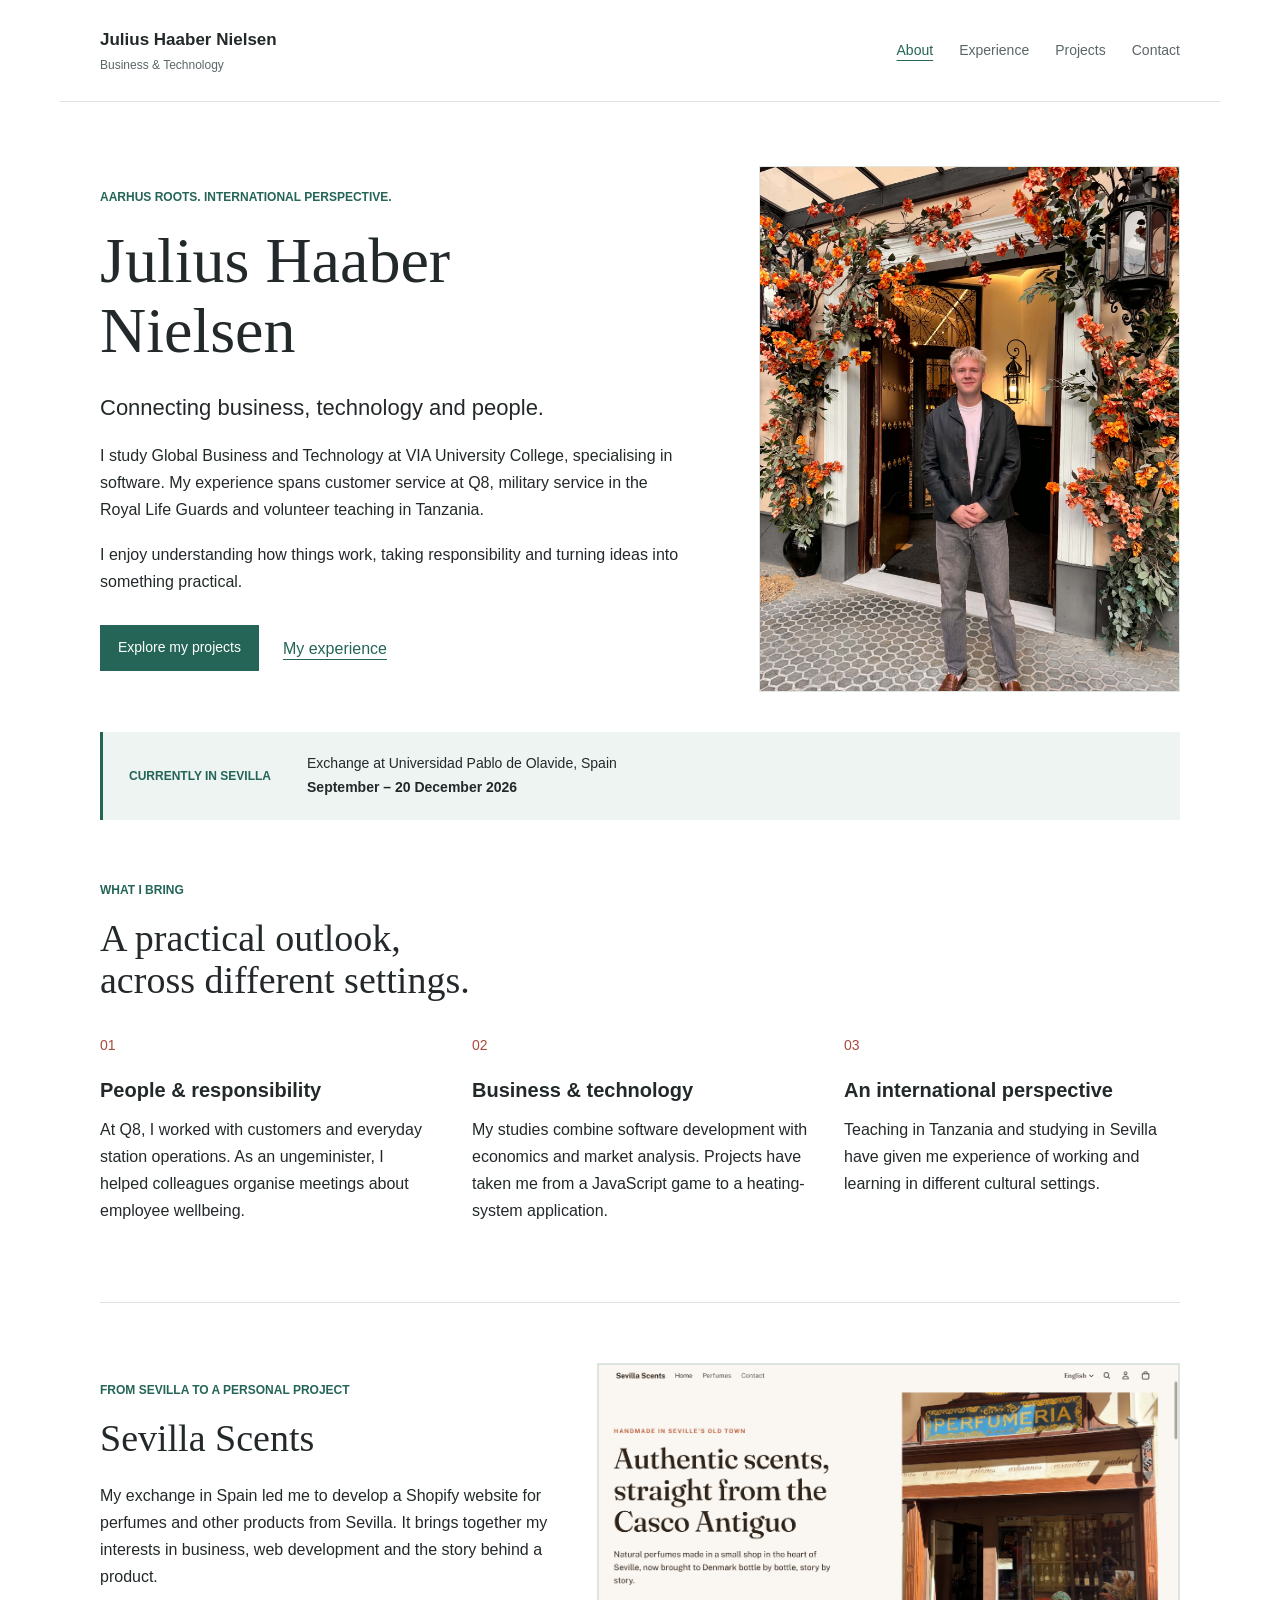
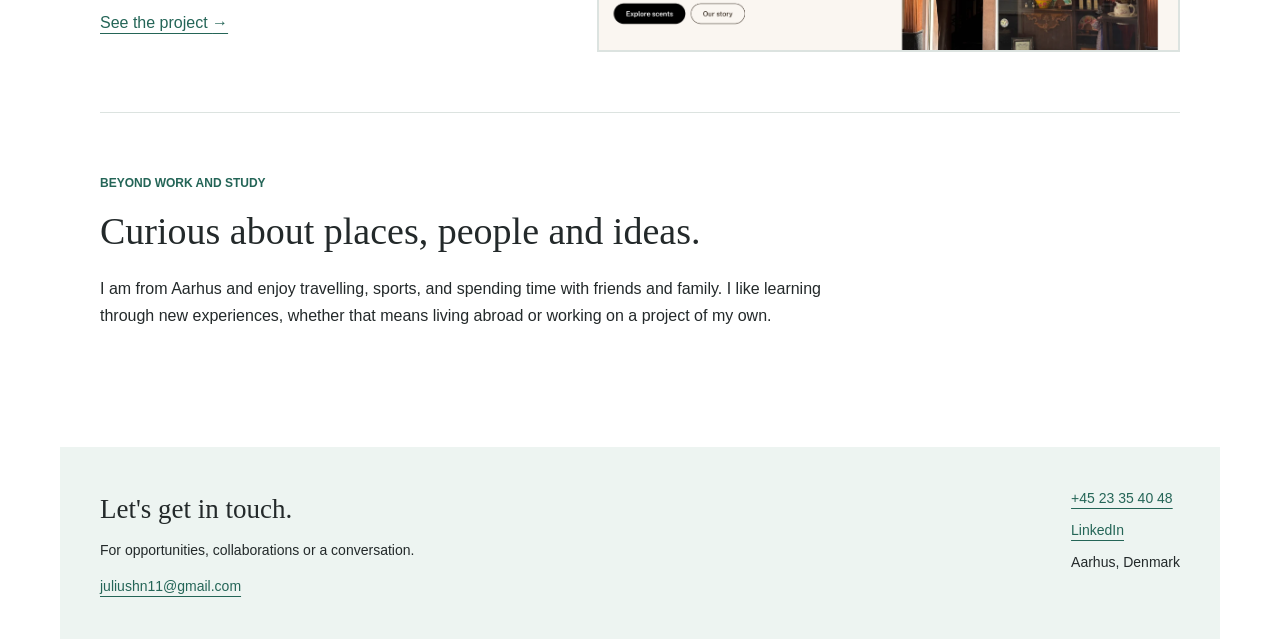
<file: index.html>
<!DOCTYPE html>
<html lang="en">
  <head>
    <meta charset="UTF-8">
    <meta name="viewport" content="width=device-width, initial-scale=1">
    <meta
      name="description"
      content="Julius Haaber Nielsen. Global Business and Technology student with experience in customer service, international teamwork and practical technology projects.">
    <title>About | Julius Haaber Nielsen</title>
    <link rel="stylesheet" href="style.css?v=20261024-1">
  </head>
  <body>
    <a class="skip-link" href="#main">Skip to content</a>
    <header class="site-header">
      <a class="brand" href="index.html"
        >Julius Haaber Nielsen<span>Business &amp; Technology</span></a
      >
      <nav aria-label="Main navigation">
        <a href="index.html" aria-current="page">About</a
        ><a href="cv.html">Experience</a><a href="portfolio.html">Projects</a
        ><a href="#contact">Contact</a>
      </nav>
    </header>
    <main id="main">
      <section class="intro">
        <div>
          <p class="eyebrow">Aarhus roots. International perspective.</p>
          <h1>Julius Haaber<br>Nielsen</h1>
          <p class="lead">Connecting business, technology and people.</p>
          <p>
            I study Global Business and Technology at VIA University College,
            specialising in software. My experience spans customer service at
            Q8, military service in the Royal Life Guards and volunteer teaching
            in Tanzania.
          </p>
          <p>
            I enjoy understanding how things work, taking responsibility and
            turning ideas into something practical.
          </p>
          <div class="links">
            <a class="primary-link" href="portfolio.html"
              >Explore my projects</a
            ><a href="cv.html">My experience</a>
          </div>
        </div>
        <img class="portrait-space" src="images/julius-portrait.jpg"
          alt="Julius Haaber Nielsen" width="1536" height="2048">
      </section>
      <aside class="exchange">
        <span class="eyebrow">Currently in Sevilla</span>
        <p>
          Exchange at Universidad Pablo de Olavide, Spain<br><strong
            >September &ndash; 20 December 2026</strong
          >
        </p>
      </aside>
      <section class="section">
        <div class="section-heading">
          <p class="eyebrow">What I bring</p>
          <h2>A practical outlook,<br>across different settings.</h2>
        </div>
        <div class="three-columns">
          <div>
            <span class="number">01</span>
            <h3>People &amp; responsibility</h3>
            <p>
              At Q8, I worked with customers and everyday station operations. As
              an ungeminister, I helped colleagues organise meetings about
              employee wellbeing.
            </p>
          </div>
          <div>
            <span class="number">02</span>
            <h3>Business &amp; technology</h3>
            <p>
              My studies combine software development with economics and market
              analysis. Projects have taken me from a JavaScript game to a
              heating-system application.
            </p>
          </div>
          <div>
            <span class="number">03</span>
            <h3>An international perspective</h3>
            <p>
              Teaching in Tanzania and studying in Sevilla have given me
              experience of working and learning in different cultural settings.
            </p>
          </div>
        </div>
      </section>
      <section class="section featured">
        <div>
          <p class="eyebrow">From Sevilla to a personal project</p>
          <h2>Sevilla Scents</h2>
          <p>
            My exchange in Spain led me to develop a Shopify website for
            perfumes and other products from Sevilla. It brings together my
            interests in business, web development and the story behind a
            product.
          </p>
          <a href="portfolio.html#sevilla"
            >See the project <span aria-hidden="true">&rarr;</span></a
          >
        </div>
        <a class="image-link" href="portfolio.html#sevilla"
          ><img
            class="shop-preview"
            src="images/sevilla-home-new.png"
            alt="Sevilla Scents website with a perfume shop in Sevilla"
            width="2554"
            height="1254"></a>
      </section>
      <section class="section closing">
        <p class="eyebrow">Beyond work and study</p>
        <h2>Curious about places, people and ideas.</h2>
        <p>
          I am from Aarhus and enjoy travelling, sports, and spending time with
          friends and family. I like learning through new experiences, whether
          that means living abroad or working on a project of my own.
        </p>
      </section>
    </main>
    <footer id="contact">
      <div>
        <strong>Let's get in touch.</strong>
        <p>For opportunities, collaborations or a conversation.</p>
        <a href="mailto:juliushn11@gmail.com">juliushn11@gmail.com</a>
      </div>
      <div>
        <a href="tel:+4523354048">+45&nbsp;23&nbsp;35&nbsp;40&nbsp;48</a
        ><a href="https://www.linkedin.com/in/julius-nielsen-566469253/"
          >LinkedIn</a
        ><span>Aarhus, Denmark</span>
      </div>
    </footer>
  </body>
</html>
</file>
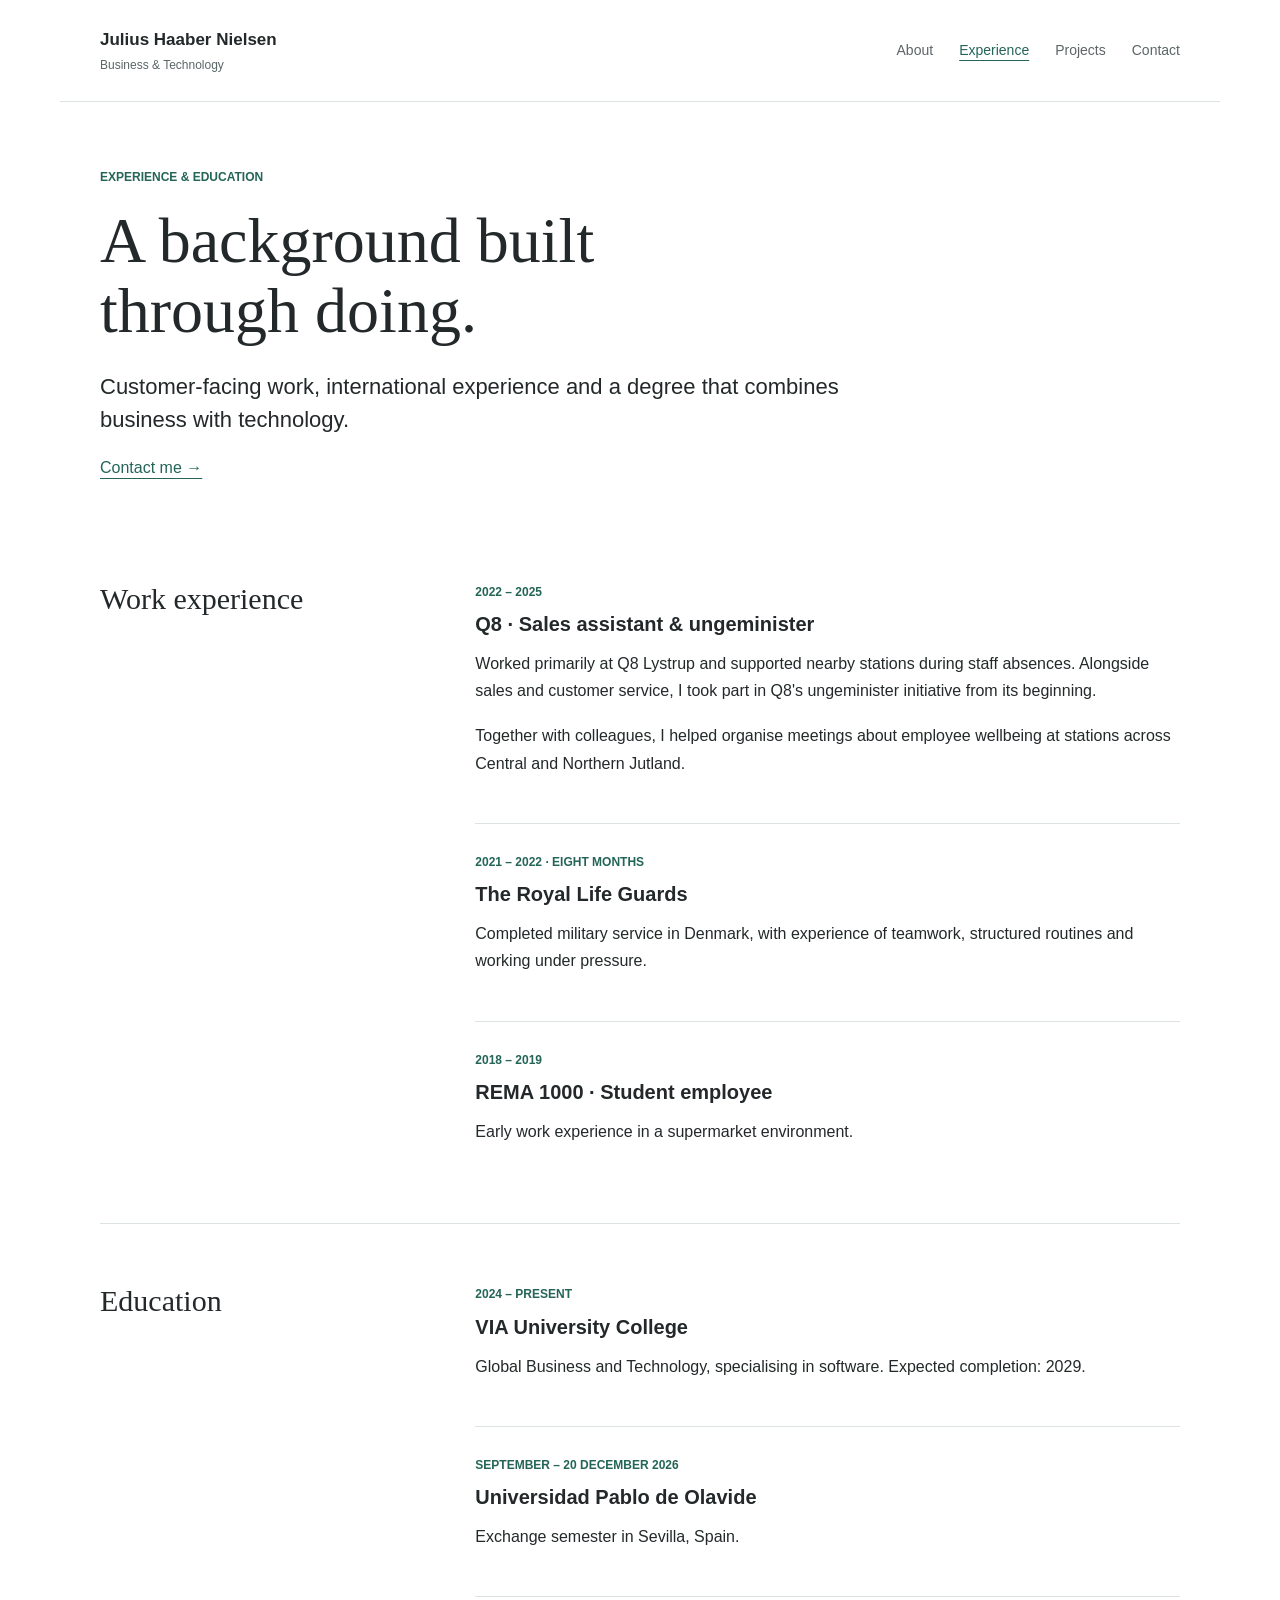
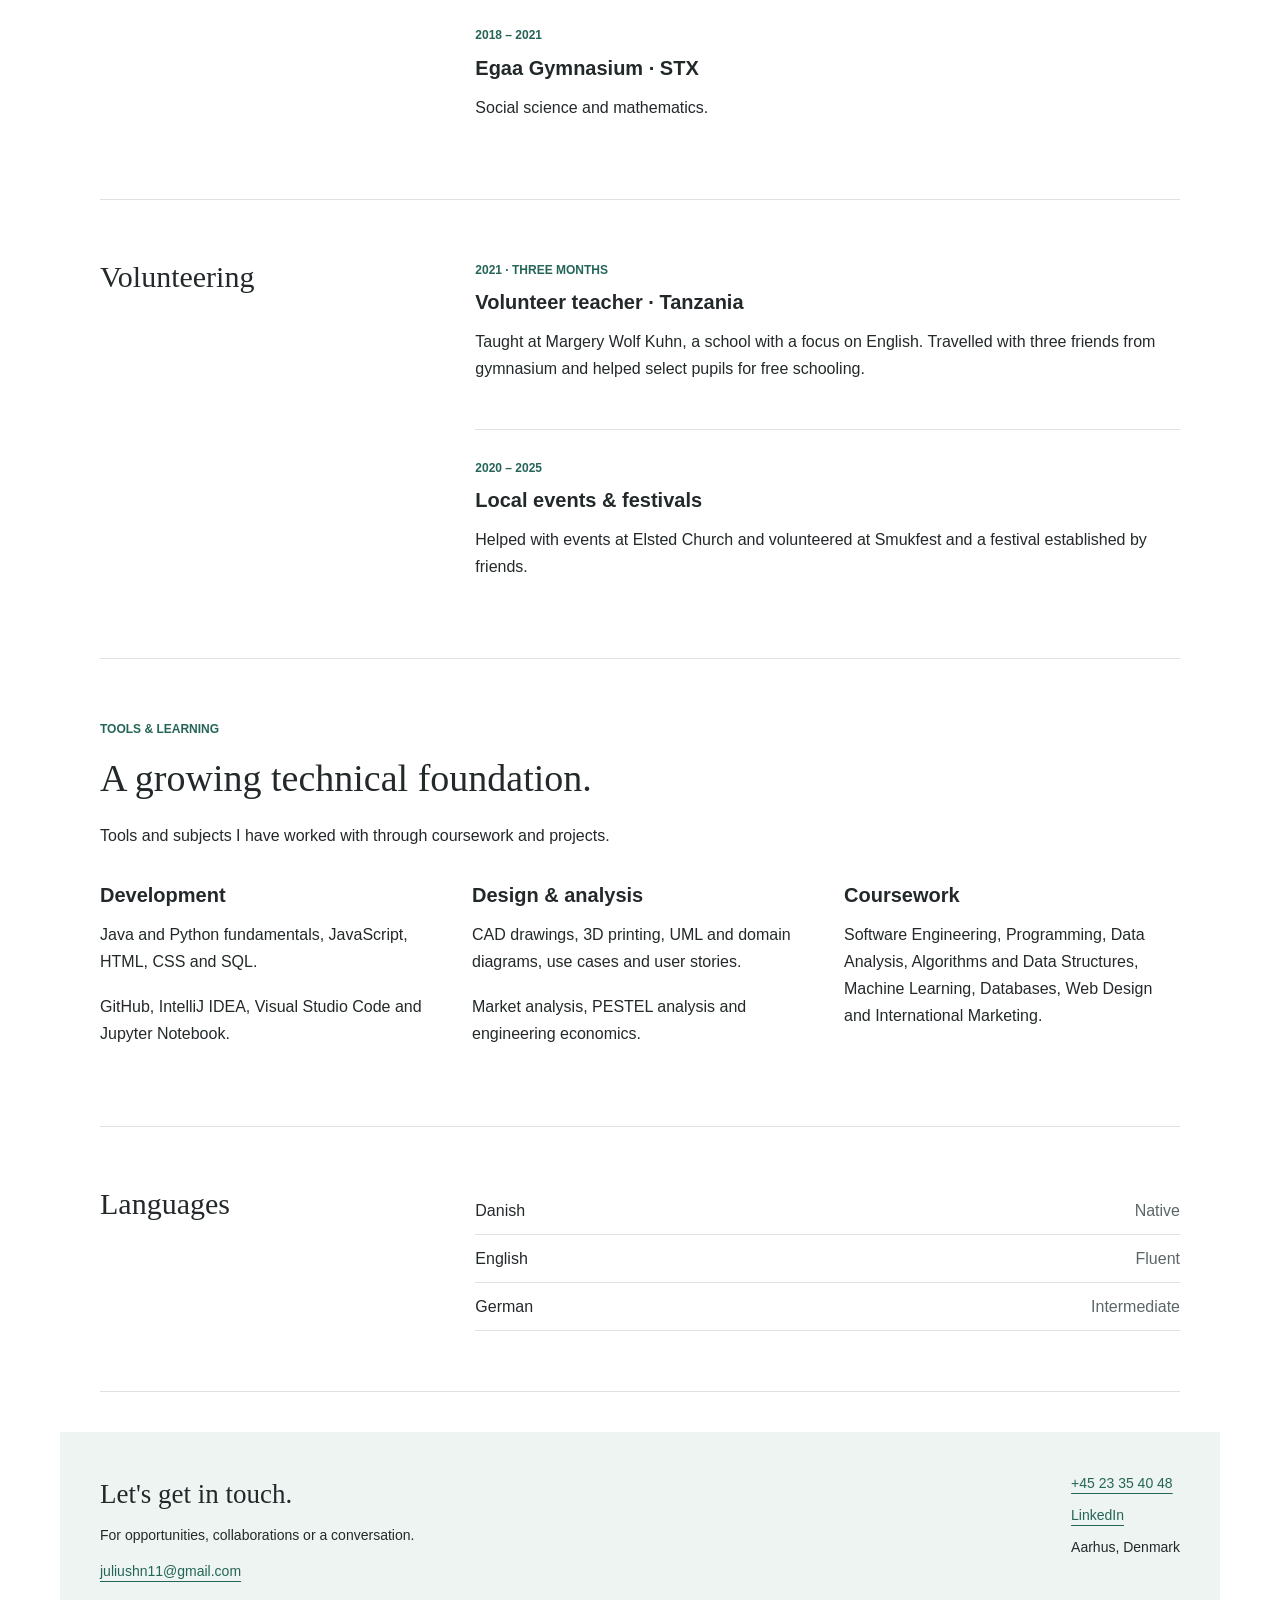
<file: cv.html>
<!DOCTYPE html>
<html lang="en">
  <head>
    <meta charset="UTF-8">
    <meta name="viewport" content="width=device-width, initial-scale=1">
    <meta
      name="description"
      content="Julius Haaber Nielsen. Global Business and Technology student with experience in customer service, international teamwork and practical technology projects.">
    <title>Experience | Julius Haaber Nielsen</title>
    <link rel="stylesheet" href="style.css?v=20261024-1">
  </head>
  <body>
    <a class="skip-link" href="#main">Skip to content</a>
    <header class="site-header">
      <a class="brand" href="index.html"
        >Julius Haaber Nielsen<span>Business &amp; Technology</span></a
      >
      <nav aria-label="Main navigation">
        <a href="index.html">About</a
        ><a href="cv.html" aria-current="page">Experience</a
        ><a href="portfolio.html">Projects</a
        ><a href="#contact">Contact</a>
      </nav>
    </header>
    <main id="main">
      <section class="page-intro">
        <p class="eyebrow">Experience &amp; education</p>
        <h1>A background built<br>through doing.</h1>
        <p class="lead">
          Customer-facing work, international experience and a degree that
          combines business with technology.
        </p>
        <a href="#contact">Contact me &rarr;</a>
      </section>
      <section class="section resume-section">
        <h2>Work experience</h2>
        <div>
          <article class="timeline-item">
            <p class="eyebrow">2022 &ndash; 2025</p>
            <h3>Q8 &middot; Sales assistant &amp; ungeminister</h3>
            <p>
              Worked primarily at Q8 Lystrup and supported nearby stations
              during staff absences. Alongside sales and customer service, I
              took part in Q8's ungeminister initiative from its beginning.
            </p>
            <p>
              Together with colleagues, I helped organise meetings about
              employee wellbeing at stations across Central and Northern
              Jutland.
            </p>
          </article>
          <article class="timeline-item">
            <p class="eyebrow">2021 &ndash; 2022 &middot; Eight months</p>
            <h3>The Royal Life Guards</h3>
            <p>
              Completed military service in Denmark, with experience of
              teamwork, structured routines and working under pressure.
            </p>
          </article>
          <article class="timeline-item">
            <p class="eyebrow">2018 &ndash; 2019</p>
            <h3>REMA 1000 &middot; Student employee</h3>
            <p>Early work experience in a supermarket environment.</p>
          </article>
        </div>
      </section>
      <section class="section resume-section">
        <h2>Education</h2>
        <div>
          <article class="timeline-item">
            <p class="eyebrow">2024 &ndash; present</p>
            <h3>VIA University College</h3>
            <p>
              Global Business and Technology, specialising in software. Expected
              completion: 2029.
            </p>
          </article>
          <article class="timeline-item">
            <p class="eyebrow">September &ndash; 20 December 2026</p>
            <h3>Universidad Pablo de Olavide</h3>
            <p>Exchange semester in Sevilla, Spain.</p>
          </article>
          <article class="timeline-item">
            <p class="eyebrow">2018 &ndash; 2021</p>
            <h3>Egaa Gymnasium &middot; STX</h3>
            <p>Social science and mathematics.</p>
          </article>
        </div>
      </section>
      <section class="section resume-section">
        <h2>Volunteering</h2>
        <div>
          <article class="timeline-item">
            <p class="eyebrow">2021 &middot; Three months</p>
            <h3>Volunteer teacher &middot; Tanzania</h3>
            <p>
              Taught at Margery Wolf Kuhn, a school with a focus on English.
              Travelled with three friends from gymnasium and helped select
              pupils for free schooling.
            </p>
          </article>
          <article class="timeline-item">
            <p class="eyebrow">2020 &ndash; 2025</p>
            <h3>Local events &amp; festivals</h3>
            <p>
              Helped with events at Elsted Church and volunteered at Smukfest
              and a festival established by friends.
            </p>
          </article>
        </div>
      </section>
      <section class="section">
        <div class="section-heading">
          <p class="eyebrow">Tools &amp; learning</p>
          <h2>A growing technical foundation.</h2>
          <p>
            Tools and subjects I have worked with through coursework and
            projects.
          </p>
        </div>
        <div class="three-columns">
          <div>
            <h3>Development</h3>
            <p>Java and Python fundamentals, JavaScript, HTML, CSS and SQL.</p>
            <p>
              GitHub, IntelliJ IDEA, Visual Studio Code and Jupyter Notebook.
            </p>
          </div>
          <div>
            <h3>Design &amp; analysis</h3>
            <p>
              CAD drawings, 3D printing, UML and domain diagrams, use cases and
              user stories.
            </p>
            <p>Market analysis, PESTEL analysis and engineering economics.</p>
          </div>
          <div>
            <h3>Coursework</h3>
            <p>
              Software Engineering, Programming, Data Analysis, Algorithms and
              Data Structures, Machine Learning, Databases, Web Design and
              International Marketing.
            </p>
          </div>
        </div>
      </section>
      <section class="section resume-section">
        <h2>Languages</h2>
        <dl class="languages">
          <div>
            <dt>Danish</dt>
            <dd>Native</dd>
          </div>
          <div>
            <dt>English</dt>
            <dd>Fluent</dd>
          </div>
          <div>
            <dt>German</dt>
            <dd>Intermediate</dd>
          </div>
        </dl>
      </section>
    </main>
    <footer id="contact">
      <div>
        <strong>Let's get in touch.</strong>
        <p>For opportunities, collaborations or a conversation.</p>
        <a href="mailto:juliushn11@gmail.com">juliushn11@gmail.com</a>
      </div>
      <div>
        <a href="tel:+4523354048">+45&nbsp;23&nbsp;35&nbsp;40&nbsp;48</a
        ><a href="https://www.linkedin.com/in/julius-nielsen-566469253/"
          >LinkedIn</a
        ><span>Aarhus, Denmark</span>
      </div>
    </footer>
  </body>
</html>
</file>
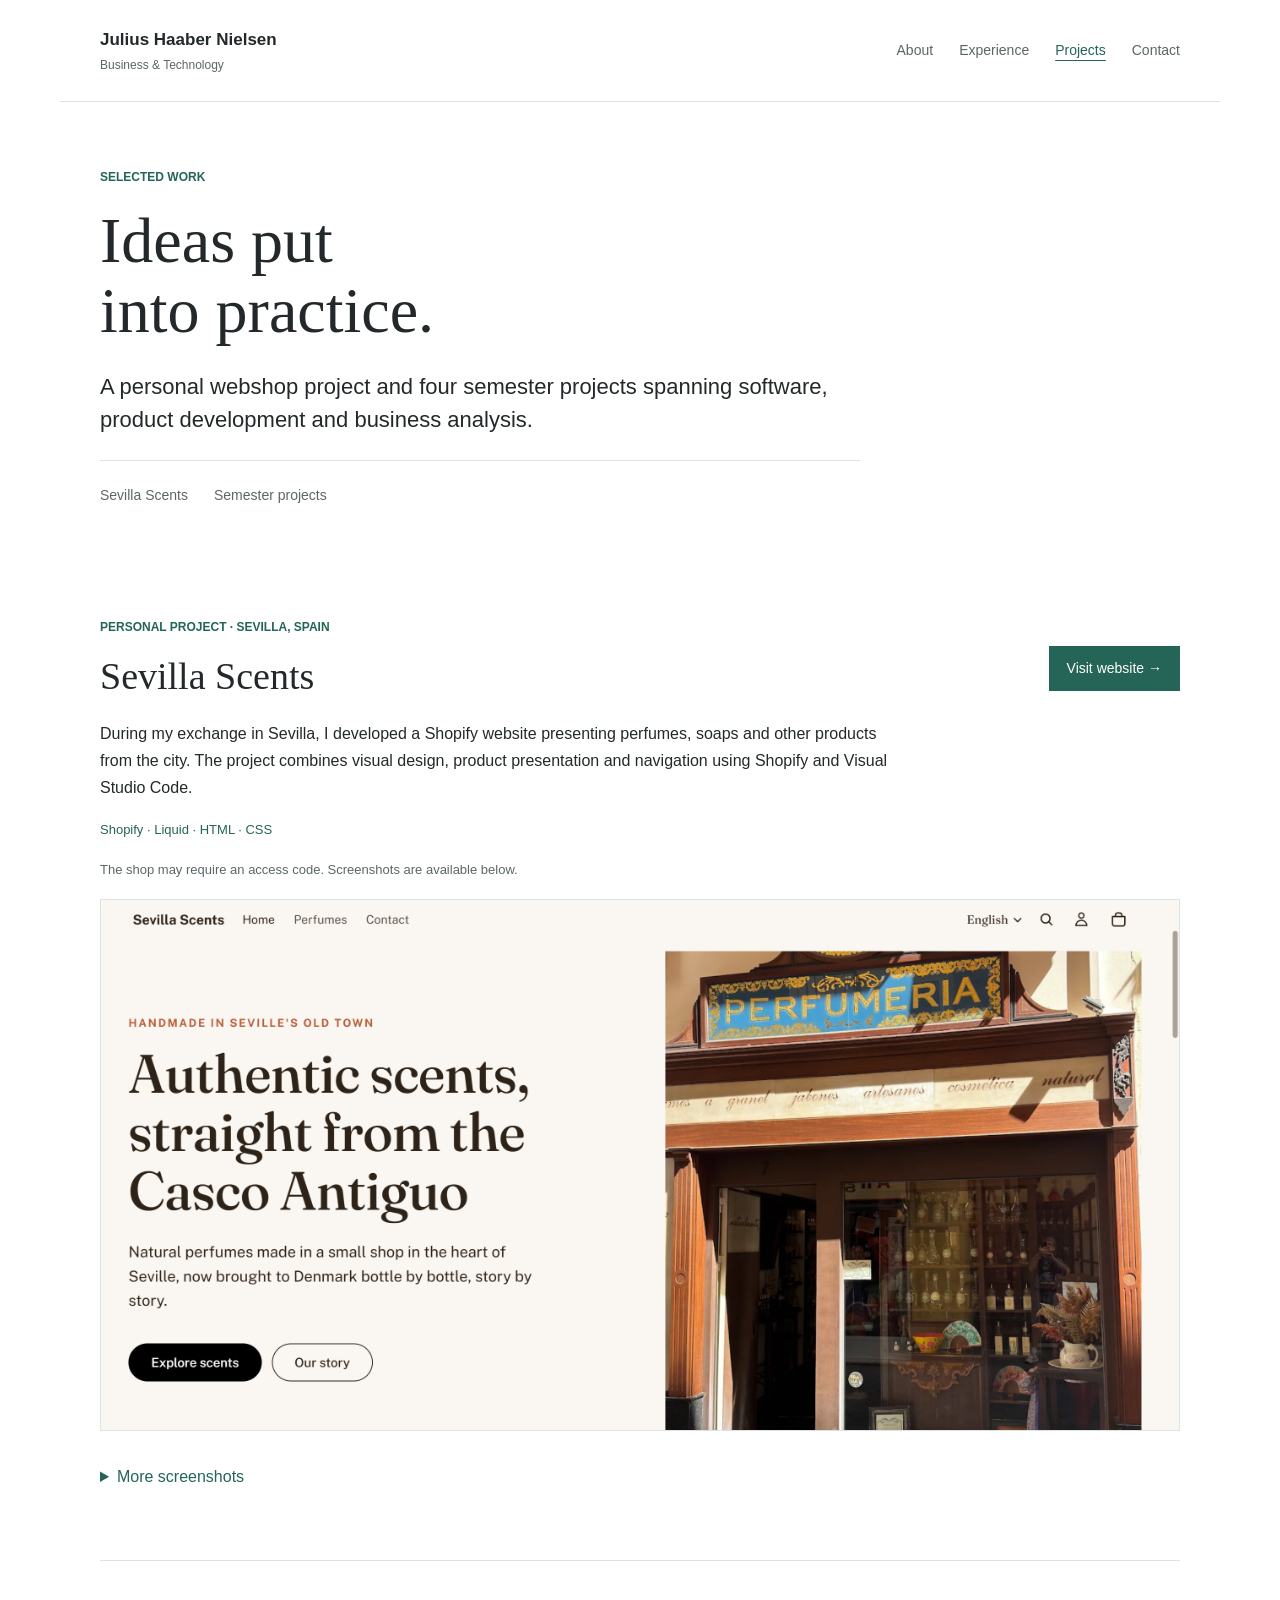
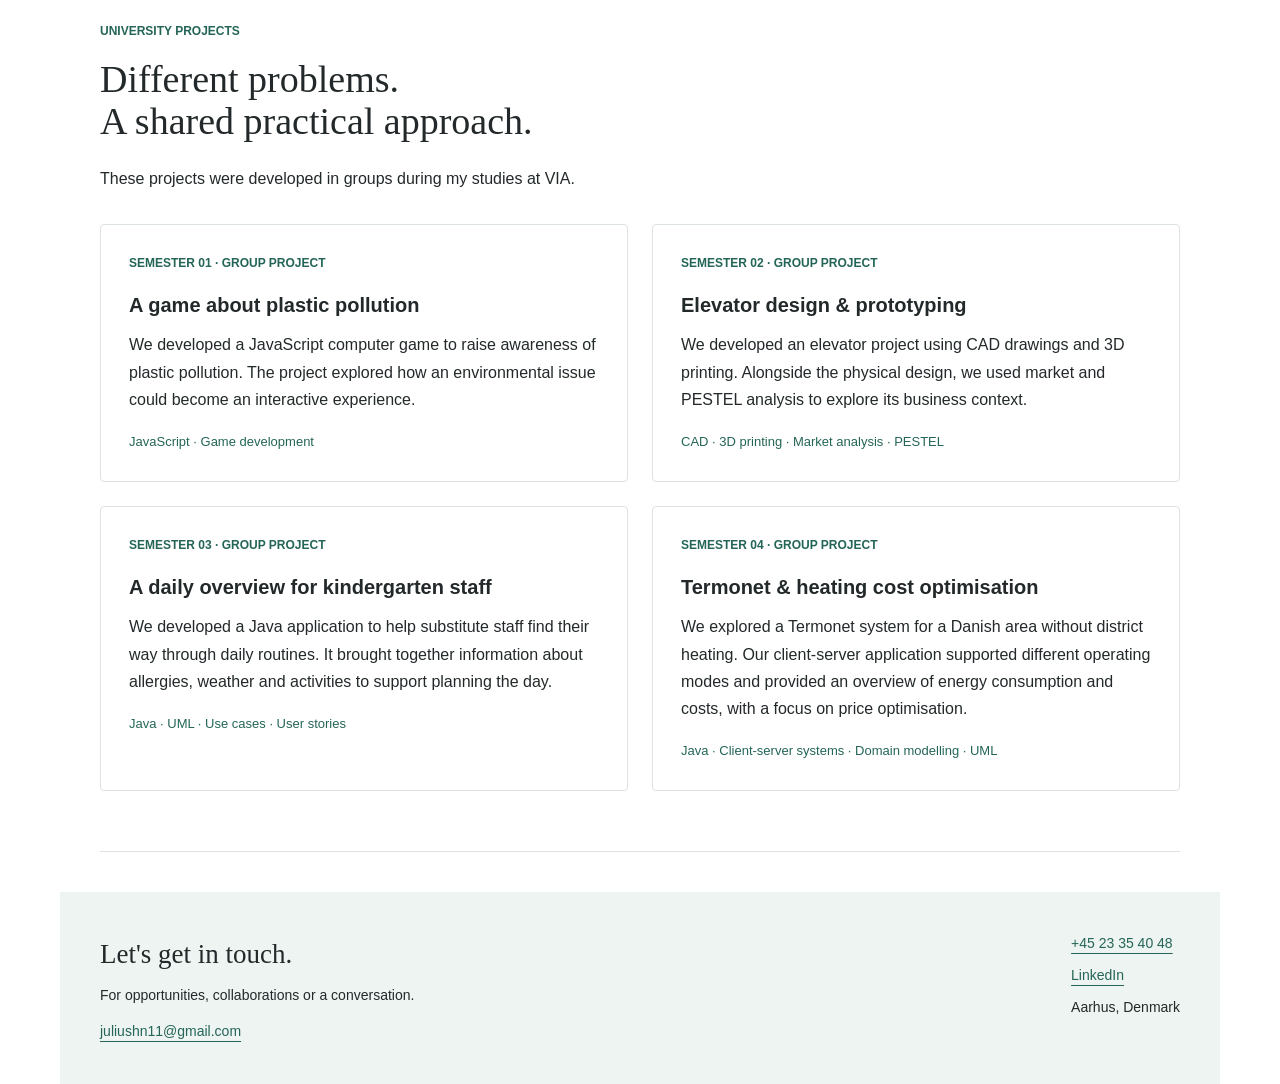
<file: portfolio.html>
<!DOCTYPE html>
<html lang="en">
  <head>
    <meta charset="UTF-8">
    <meta name="viewport" content="width=device-width, initial-scale=1">
    <meta
      name="description"
      content="Julius Haaber Nielsen. Global Business and Technology student with experience in customer service, international teamwork and practical technology projects.">
    <title>Projects | Julius Haaber Nielsen</title>
    <link rel="stylesheet" href="style.css?v=20261024-1">
  </head>
  <body>
    <a class="skip-link" href="#main">Skip to content</a>
    <header class="site-header">
      <a class="brand" href="index.html"
        >Julius Haaber Nielsen<span>Business &amp; Technology</span></a
      >
      <nav aria-label="Main navigation">
        <a href="index.html">About</a><a href="cv.html">Experience</a
        ><a href="portfolio.html" aria-current="page">Projects</a
        ><a href="#contact">Contact</a>
      </nav>
    </header>
    <main id="main">
      <section class="page-intro">
        <p class="eyebrow">Selected work</p>
        <h1>Ideas put<br>into practice.</h1>
        <p class="lead">
          A personal webshop project and four semester projects spanning
          software, product development and business analysis.
        </p>
        <nav class="project-nav" aria-label="Project sections">
          <a href="#sevilla">Sevilla Scents</a>
          <a href="#university">Semester projects</a>
        </nav>
      </section>
      <section id="sevilla" class="section">
        <div class="project-heading">
          <div>
            <p class="eyebrow">Personal project &middot; Sevilla, Spain</p>
            <h2>Sevilla Scents</h2>
          </div>
          <a class="primary-link" href="https://bpbphi-vc.myshopify.com/"
            >Visit website &rarr;</a
          >
        </div>
        <p class="project-description">
          During my exchange in Sevilla, I developed a Shopify website
          presenting perfumes, soaps and other products from the city. The
          project combines visual design, product presentation and navigation
          using Shopify and Visual Studio Code.
        </p>
        <p class="tools">Shopify &middot; Liquid &middot; HTML &middot; CSS</p>
        <p class="access-note">
          The shop may require an access code. Screenshots are available below.
        </p>
        <img
            class="shop-preview"
            src="images/sevilla-home-new.png"
            alt="Sevilla Scents homepage"
            width="2554"
            height="1254">
        <details>
          <summary>More screenshots</summary>
          <a href="images/sevilla-perfumes-new.png"><img
            class="shop-preview"
            src="images/sevilla-perfumes-new.png"
            alt="Sevilla Scents collection of lavender, fig, coconut and peppermint perfumes"
            width="2560" height="968"
            loading="lazy"></a>
        </details>
      </section>
      <section id="university" class="section">
        <div class="section-heading">
          <p class="eyebrow">University projects</p>
          <h2>Different problems.<br>A shared practical approach.</h2>
          <p>
            These projects were developed in groups during my studies at VIA.
          </p>
        </div>
        <div class="project-grid">
          <article class="project">
            <p class="eyebrow">Semester 01 &middot; Group project</p>
            <h3>A game about plastic pollution</h3>
            <p>
              We developed a JavaScript computer game to raise awareness of
              plastic pollution. The project explored how an environmental issue
              could become an interactive experience.
            </p>
            <p class="tools">JavaScript &middot; Game development</p>
          </article>
          <article class="project">
            <p class="eyebrow">Semester 02 &middot; Group project</p>
            <h3>Elevator design &amp; prototyping</h3>
            <p>
              We developed an elevator project using CAD drawings and 3D
              printing. Alongside the physical design, we used market and PESTEL
              analysis to explore its business context.
            </p>
            <p class="tools">
              CAD &middot; 3D printing &middot; Market analysis &middot; PESTEL
            </p>
          </article>
          <article class="project">
            <p class="eyebrow">Semester 03 &middot; Group project</p>
            <h3>A daily overview for kindergarten staff</h3>
            <p>
              We developed a Java application to help substitute staff find
              their way through daily routines. It brought together information
              about allergies, weather and activities to support planning the
              day.
            </p>
            <p class="tools">
              Java &middot; UML &middot; Use cases &middot; User stories
            </p>
          </article>
          <article class="project">
            <p class="eyebrow">Semester 04 &middot; Group project</p>
            <h3>Termonet &amp; heating cost optimisation</h3>
            <p>
              We explored a Termonet system for a Danish area without district
              heating. Our client-server application supported different
              operating modes and provided an overview of energy consumption and
              costs, with a focus on price optimisation.
            </p>
            <p class="tools">
              Java &middot; Client-server systems &middot; Domain modelling
              &middot; UML
            </p>
          </article>
        </div>
      </section>
    </main>
    <footer id="contact">
      <div>
        <strong>Let's get in touch.</strong>
        <p>For opportunities, collaborations or a conversation.</p>
        <a href="mailto:juliushn11@gmail.com">juliushn11@gmail.com</a>
      </div>
      <div>
        <a href="tel:+4523354048">+45&nbsp;23&nbsp;35&nbsp;40&nbsp;48</a
        ><a href="https://www.linkedin.com/in/julius-nielsen-566469253/"
          >LinkedIn</a
        ><span>Aarhus, Denmark</span>
      </div>
    </footer>
  </body>
</html>
</file>
<file: style.css>
* {
  box-sizing: border-box;
}
:root {
  --ink: #23292a;
  --muted: #5c6667;
  --accent: #246557;
  --line: #dce3e0;
}
body {
  margin: 0;
  font-family: Arial, sans-serif;
  color: var(--ink);
  background: #fff;
  line-height: 1.7;
}
a {
  color: var(--accent);
  text-underline-offset: 5px;
}
a:hover {
  color: #143e35;
}
a:focus-visible,
summary:focus-visible {
  outline: 3px solid #b35446;
  outline-offset: 5px;
}
img {
  display: block;
  max-width: 100%;
  height: auto;
}
h1,
h2,
h3,
p {
  margin-top: 0;
}
h1,
h2 {
  font-family: Georgia, serif;
  font-weight: 400;
  line-height: 1.1;
}
h1 {
  font-size: 64px;
  margin-bottom: 24px;
}
h2 {
  font-size: 38px;
  margin-bottom: 22px;
}
h3 {
  font-size: 20px;
  line-height: 1.4;
  margin-bottom: 12px;
}
p {
  margin-bottom: 18px;
}
.site-header,
main,
footer {
  max-width: 1160px;
  margin: auto;
  padding-left: 40px;
  padding-right: 40px;
}
.site-header {
  display: flex;
  align-items: center;
  justify-content: space-between;
  gap: 24px;
  padding-top: 26px;
  padding-bottom: 26px;
  border-bottom: 1px solid var(--line);
}
.brand {
  color: var(--ink);
  font-weight: bold;
  text-decoration: none;
  font-size: 17px;
}
.brand span {
  display: block;
  font-size: 12px;
  font-weight: normal;
  color: var(--muted);
}
nav {
  display: flex;
  flex-wrap: wrap;
  gap: 26px;
}
nav a {
  display: inline-flex;
  align-items: center;
  min-height: 44px;
  font-size: 14px;
  text-decoration: none;
  color: var(--muted);
}
nav a[aria-current="page"] {
  color: var(--accent);
  text-decoration: underline;
}
.intro {
  display: grid;
  grid-template-columns: 1.4fr 1fr;
  align-items: center;
  gap: 70px;
  padding: 64px 0 40px;
}
.intro p:not(.eyebrow) {
  max-width: 590px;
}
.eyebrow {
  font-size: 12px;
  font-weight: bold;
  color: var(--accent);
  margin-bottom: 18px;
  text-transform: uppercase;
}
.lead {
  font-size: 22px;
  line-height: 1.5;
}
.portrait-space {
  width: 100%;
  height: auto;
  aspect-ratio: 4 / 5;
  object-fit: cover;
  object-position: center;
  background: #eef1ef;
  border: 1px solid #e1e7e3;
}
.links {
  display: flex;
  flex-wrap: wrap;
  gap: 24px;
  align-items: center;
  margin-top: 30px;
}
.primary-link {
  background: var(--accent);
  color: white;
  padding: 11px 18px;
  text-decoration: none;
  display: inline-block;
  font-size: 14px;
}
.primary-link:hover {
  background: #143e35;
  color: #fff;
}
.exchange {
  background: #edf4f1;
  border-left: 3px solid var(--accent);
  padding: 20px 26px;
  display: flex;
  gap: 36px;
  align-items: center;
}
.exchange p,
.exchange .eyebrow {
  margin: 0;
}
.exchange p {
  font-size: 14px;
}
.section {
  padding: 60px 0;
  border-bottom: 1px solid var(--line);
}
.section-heading {
  max-width: 680px;
  margin-bottom: 32px;
}
.three-columns {
  display: grid;
  grid-template-columns: repeat(3, 1fr);
  gap: 36px;
}
.number {
  display: block;
  color: #a64b3d;
  font-size: 14px;
  margin-bottom: 18px;
}
.featured {
  display: grid;
  grid-template-columns: 1fr 1.3fr;
  gap: 48px;
  align-items: center;
}
.image-link {
  border: 1px solid var(--line);
}
.closing {
  max-width: 760px;
  border: 0;
}
.page-intro {
  padding: 65px 0 40px;
  max-width: 760px;
}
.resume-section {
  display: grid;
  grid-template-columns: 1fr 2.2fr;
  gap: 55px;
}
.resume-section h2 {
  font-size: 30px;
}
.timeline-item {
  padding: 0 0 28px;
  margin-bottom: 28px;
  border-bottom: 1px solid var(--line);
}
.timeline-item:last-child {
  padding-bottom: 0;
  margin-bottom: 0;
  border: 0;
}
.timeline-item .eyebrow {
  margin-bottom: 8px;
}
.languages {
  margin: 0;
}
.languages div {
  display: flex;
  justify-content: space-between;
  border-bottom: 1px solid var(--line);
  padding: 10px 0;
}
.languages dd {
  color: var(--muted);
}
.project-heading {
  display: flex;
  justify-content: space-between;
  align-items: center;
  gap: 24px;
}
.project-description {
  max-width: 800px;
}
.tools {
  font-size: 13px;
  color: var(--accent);
}
.access-note {
  font-size: 13px;
  color: var(--muted);
}
.shop-preview {
  width: 100%;
  border: 1px solid var(--line);
}
.storefront-image {
  width: 100%;
  aspect-ratio: 2550 / 1320;
  object-fit: cover;
  object-position: top;
}
.project-nav {
  margin-top: 24px;
  border-top: 1px solid var(--line);
  padding-top: 12px;
}
section[id] { scroll-margin-top: 24px; }
details {
  margin-top: 22px;
}
summary {
  cursor: pointer;
  color: var(--accent);
  padding: 10px 0;
}
.screenshot-grid,
.project-grid {
  display: grid;
  grid-template-columns: repeat(2, 1fr);
  gap: 24px;
  margin-top: 24px;
}
.screenshot-grid img {
  width: 100%;
  border: 1px solid var(--line);
}
.project {
  padding: 28px;
  border: 1px solid var(--line);
  border-radius: 4px;
}
.project p:last-child {
  margin-bottom: 0;
}
footer {
  display: flex;
  justify-content: space-between;
  gap: 32px;
  padding-top: 40px;
  padding-bottom: 40px;
  background: #edf4f1;
  margin-top: 40px;
  font-size: 14px;
}
footer strong {
  font-family: Georgia, serif;
  font-size: 27px;
  font-weight: normal;
}
footer p {
  margin: 6px 0 12px;
}
footer > div:last-child {
  display: flex;
  flex-direction: column;
  gap: 8px;
}
.skip-link {
  position: absolute;
  left: -9999px;
}
.skip-link:focus {
  left: 16px;
  top: 12px;
  background: white;
  padding: 12px;
  z-index: 1;
}
@media (max-width: 800px) {
  .site-header,
  main,
  footer {
    padding-left: 24px;
    padding-right: 24px;
  }
  .site-header {
    flex-direction: column;
    align-items: flex-start;
    gap: 18px;
  }
  .intro {
    gap: 30px;
  }
  h1 {
    font-size: 48px;
  }
  .three-columns {
    gap: 22px;
  }
  .resume-section {
    grid-template-columns: 1fr 2fr;
    gap: 26px;
  }
}
@media (max-width: 600px) {
  h1 {
    font-size: 42px;
  }
  h2 {
    font-size: 31px;
  }
  .lead {
    font-size: 20px;
  }
  nav {
    gap: 22px;
  }
  .intro,
  .featured,
  .three-columns,
  .resume-section,
  .project-grid,
  .screenshot-grid {
    grid-template-columns: 1fr;
  }
  .intro {
    padding-top: 40px;
  }
  .portrait-space {
    max-width: 260px;
    aspect-ratio: 4 / 5;
  }
  .section {
    padding: 40px 0;
  }
  .exchange,
  .project-heading,
  footer {
    flex-direction: column;
    align-items: flex-start;
    gap: 16px;
  }
  .page-intro {
    padding-top: 40px;
  }
  .project {
    padding: 22px;
  }
}
@media print {
  .site-header nav,
  footer,
  .skip-link {
    display: none;
  }
  body {
    font-size: 11pt;
  }
  .section {
    padding: 18px 0;
    break-inside: avoid;
  }
  .page-intro {
    padding: 20px 0;
  }
  h1 {
    font-size: 32px;
  }
}
</file>
